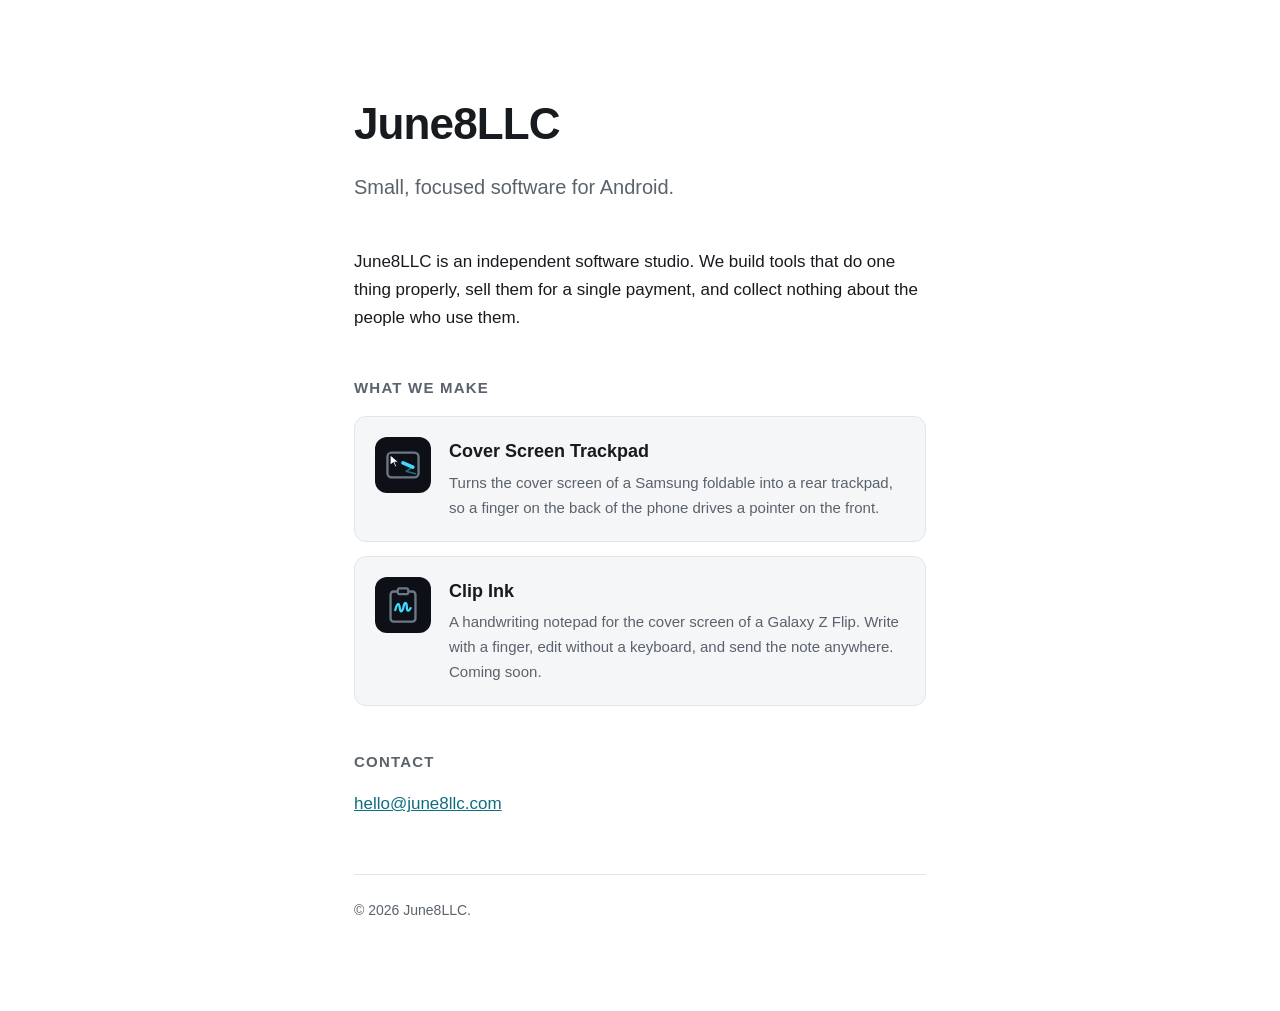
<file: index.html>
<!doctype html>
<html lang="en">
<head>
<meta charset="utf-8">
<meta name="viewport" content="width=device-width, initial-scale=1">
<title>June8LLC</title>
<meta name="description" content="June8LLC builds small, focused software for Android. Maker of Cover Screen Trackpad and Clip Ink.">
<!--
  Google Play developer-account domain verification. Google fetches june8llc.com
  and looks for this exact tag in the <head>, so it must stay in the head, must
  not be reformatted or wrapped, and its content must not be re-encoded.

  DO NOT DELETE once verification passes. Google re-checks periodically, and
  removing it un-verifies the domain on the developer account.
-->
<meta name="google-site-verification" content="2_zxN9JqHSa_S3zvv5O7b45VEQTyZ_9KxGuiekPcGeg" />
<link rel="icon" href="data:image/svg+xml,<svg xmlns='http://www.w3.org/2000/svg' viewBox='0 0 64 64'><rect width='64' height='64' rx='14' fill='%230D1117'/><text x='32' y='43' font-family='Helvetica,Arial,sans-serif' font-size='30' font-weight='700' fill='%233DDCFF' text-anchor='middle'>J8</text></svg>">
<style>
  /*
    Single page, so the styling lives here rather than in a file of its own.
    Palette is shared with covertrackpad.com — see brand-kit.md. The accent
    swaps by theme because #3DDCFF cannot carry white text (1.63:1); light mode
    uses the deepened teal instead.
  */
  :root {
    --surface: #FFFFFF; --raised: #F4F6F8; --ink: #171A1E; --muted: #5A626B;
    --line: #E2E6EA; --accent: #0E6E7E;
  }
  @media (prefers-color-scheme: dark) {
    :root {
      --surface: #0D1117; --raised: #14181E; --ink: #E6EAF0; --muted: #99A2AD;
      --line: #232932; --accent: #3DDCFF;
    }
  }
  * { box-sizing: border-box; }
  body {
    margin: 0; background: var(--surface); color: var(--ink);
    font: 17px/1.65 -apple-system, BlinkMacSystemFont, "Segoe UI", Roboto, Helvetica, Arial, sans-serif;
    -webkit-font-smoothing: antialiased;
  }
  .wrap { max-width: 620px; margin: 0 auto; padding: 88px 24px 72px; }
  a { color: var(--accent); }
  h1 { font-size: clamp(32px, 7vw, 44px); margin: 0 0 10px; letter-spacing: -0.02em; }
  .lede { font-size: 20px; color: var(--muted); margin: 0 0 44px; }
  h2 { font-size: 15px; text-transform: uppercase; letter-spacing: 0.08em;
       color: var(--muted); margin: 44px 0 16px; }
  p { margin: 0 0 16px; }

  .product {
    display: flex; gap: 18px; align-items: flex-start;
    background: var(--raised); border: 1px solid var(--line);
    border-radius: 12px; padding: 20px; text-decoration: none; color: inherit;
  }
  .product:hover { border-color: var(--accent); }
  .product svg { width: 56px; height: 56px; border-radius: 12px; flex: 0 0 auto; }
  .product h3 { margin: 0 0 4px; font-size: 18px; }
  .product p { margin: 0; color: var(--muted); font-size: 15px; }

  footer { margin-top: 56px; padding-top: 24px; border-top: 1px solid var(--line);
           color: var(--muted); font-size: 14px; }
  footer a { color: var(--muted); }
</style>
</head>
<body>
<div class="wrap">

  <h1>June8LLC</h1>
  <p class="lede">Small, focused software for Android.</p>

  <p>
    June8LLC is an independent software studio. We build tools that do one thing
    properly, sell them for a single payment, and collect nothing about the people
    who use them.
  </p>

  <h2>What we make</h2>

  <a class="product" href="https://covertrackpad.com">
    <svg viewBox="0 0 108 108" role="img" aria-label="Cover Screen Trackpad icon">
      <rect width="108" height="108" fill="#0D1117"/>
      <path d="M32,30 H76 A8,8 0 0 1 84,38 V70 A8,8 0 0 1 76,78 H32 A8,8 0 0 1 24,70 V38 A8,8 0 0 1 32,30 Z"
            fill="none" stroke="#6E7885" stroke-width="4.5"/>
      <path d="M78,71 L60,66 L73,58" fill="none" stroke="#3DDCFF" stroke-opacity="0.45"
            stroke-width="3" stroke-linecap="round" stroke-linejoin="round"/>
      <path d="M73,58 L54,50" fill="none" stroke="#3DDCFF" stroke-width="7" stroke-linecap="round"/>
      <path d="M29,34 L29,55 L35.3,50.1 L38.8,58.5 L42.3,57.1 L38.8,48.7 L46.5,48.7 Z"
            fill="#FFFFFF" stroke="#0D1117" stroke-width="2.2"/>
    </svg>
    <span>
      <h3>Cover Screen Trackpad</h3>
      <p>
        Turns the cover screen of a Samsung foldable into a rear trackpad, so a
        finger on the back of the phone drives a pointer on the front.
      </p>
    </span>
  </a>

  <a class="product" href="/clipink/" style="margin-top: 14px;">
    <svg viewBox="0 0 108 108" role="img" aria-label="Clip Ink icon">
      <rect width="108" height="108" fill="#0D1117"/>
      <path d="M36,28 H72 A6,6 0 0 1 78,34 V80 A6,6 0 0 1 72,86 H36 A6,6 0 0 1 30,80 V34 A6,6 0 0 1 36,28 Z" fill="none" stroke="#6E7885" stroke-width="4.5"/>
      <path d="M47,22 H61 A3,3 0 0 1 64,25 V30 A3,3 0 0 1 61,33 H47 A3,3 0 0 1 44,30 V25 A3,3 0 0 1 47,22 Z" fill="#0D1117" stroke="#6E7885" stroke-width="4"/>
      <g transform="translate(54 60) scale(0.62) translate(-54 -58)">
        <path d="M30,64 C36,40 42,40 44,58 C46,72 52,72 56,52 C60,36 66,40 66,56 C66,68 72,70 78,58" fill="none" stroke="#3DDCFF" stroke-width="7" stroke-linecap="round" stroke-linejoin="round"/>
      </g>
    </svg>
    <span>
      <h3>Clip Ink</h3>
      <p>
        A handwriting notepad for the cover screen of a Galaxy Z Flip. Write with a finger,
        edit without a keyboard, and send the note anywhere. Coming soon.
      </p>
    </span>
  </a>

  <h2>Contact</h2>
  <p>
    <a href="mailto:hello@june8llc.com">hello@june8llc.com</a>
  </p>

  <footer>
    <p>© 2026 June8LLC.</p>
  </footer>

</div>
</body>
</html>
</file>
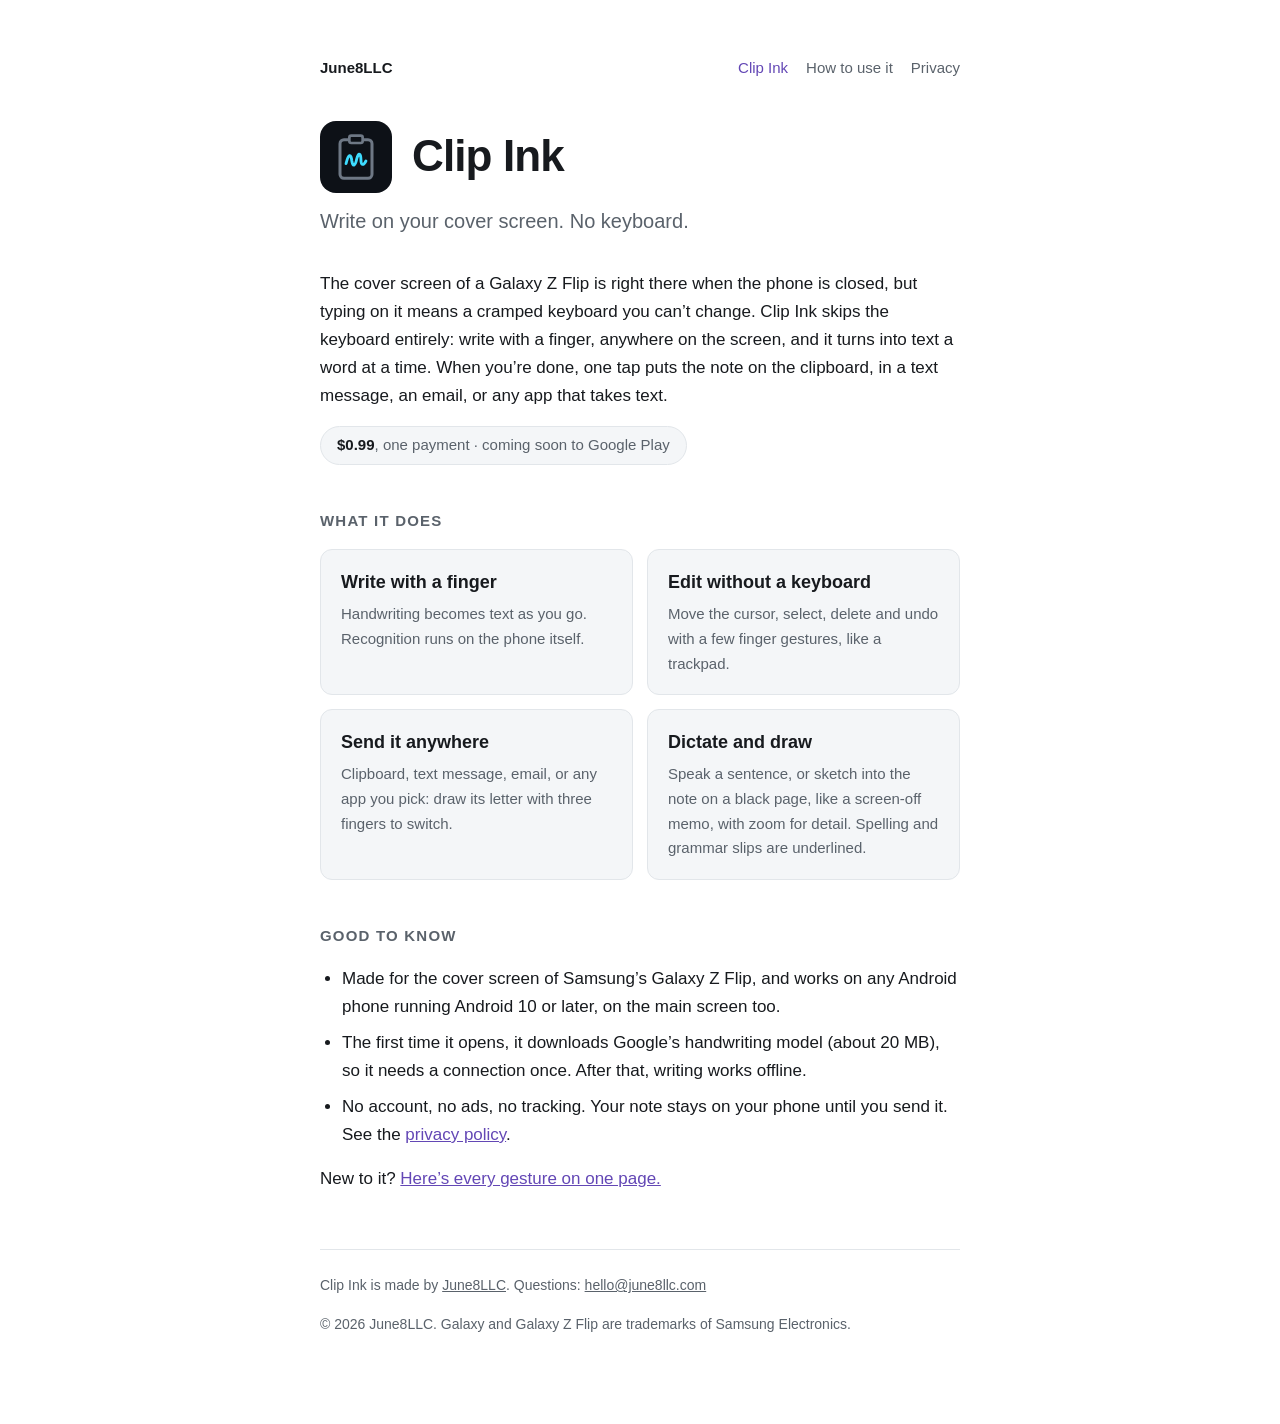
<file: clipink/index.html>
<!doctype html>
<html lang="en">
<head>
<meta charset="utf-8">
<meta name="viewport" content="width=device-width, initial-scale=1">
<title>Clip Ink — handwriting for your cover screen</title>
<meta name="description" content="Clip Ink is a handwriting notepad for the Galaxy Z Flip cover screen. Write with a finger, edit without a keyboard, and send the note to the clipboard, a text or any app.">
<link rel="icon" href="data:image/svg+xml,<svg xmlns='http://www.w3.org/2000/svg' viewBox='0 0 108 108'><rect width='108' height='108' rx='22' fill='%230D1117'/><path d='M36,28 H72 A6,6 0 0 1 78,34 V80 A6,6 0 0 1 72,86 H36 A6,6 0 0 1 30,80 V34 A6,6 0 0 1 36,28 Z' fill='none' stroke='%236E7885' stroke-width='4.5'/><path d='M47,22 H61 A3,3 0 0 1 64,25 V30 A3,3 0 0 1 61,33 H47 A3,3 0 0 1 44,30 V25 A3,3 0 0 1 47,22 Z' fill='%230D1117' stroke='%236E7885' stroke-width='4'/><g transform='translate(54 60) scale(0.62) translate(-54 -58)'><path d='M30,64 C36,40 42,40 44,58 C46,72 52,72 56,52 C60,36 66,40 66,56 C66,68 72,70 78,58' fill='none' stroke='%233DDCFF' stroke-width='7' stroke-linecap='round' stroke-linejoin='round'/></g></svg>">
<link rel="stylesheet" href="style.css">
</head>
<body>
<div class="wrap">

  <nav>
    <a class="home" href="/">June8LLC</a>
    <a href="./" aria-current="page">Clip Ink</a>
    <a href="help.html">How to use it</a>
    <a href="privacy.html">Privacy</a>
  </nav>

  <div class="hero">
    <svg viewBox="0 0 108 108" role="img" aria-label="Clip Ink icon">
      <rect width="108" height="108" fill="#0D1117"/>
      <path d="M36,28 H72 A6,6 0 0 1 78,34 V80 A6,6 0 0 1 72,86 H36 A6,6 0 0 1 30,80 V34 A6,6 0 0 1 36,28 Z" fill="none" stroke="#6E7885" stroke-width="4.5"/>
      <path d="M47,22 H61 A3,3 0 0 1 64,25 V30 A3,3 0 0 1 61,33 H47 A3,3 0 0 1 44,30 V25 A3,3 0 0 1 47,22 Z" fill="#0D1117" stroke="#6E7885" stroke-width="4"/>
      <g transform="translate(54 60) scale(0.62) translate(-54 -58)">
        <path d="M30,64 C36,40 42,40 44,58 C46,72 52,72 56,52 C60,36 66,40 66,56 C66,68 72,70 78,58" fill="none" stroke="#3DDCFF" stroke-width="7" stroke-linecap="round" stroke-linejoin="round"/>
      </g>
    </svg>
    <h1>Clip Ink</h1>
  </div>
  <p class="lede">Write on your cover screen. No keyboard.</p>

  <p>
    The cover screen of a Galaxy Z Flip is right there when the phone is closed, but typing on
    it means a cramped keyboard you can&rsquo;t change. Clip Ink skips the keyboard entirely: write
    with a finger, anywhere on the screen, and it turns into text a word at a time. When you&rsquo;re
    done, one tap puts the note on the clipboard, in a text message, an email, or any app that
    takes text.
  </p>

  <p><span class="price"><strong>$0.99</strong>, one payment &middot; coming soon to Google Play</span></p>

  <h2>What it does</h2>
  <div class="features">
    <div class="feature">
      <h3>Write with a finger</h3>
      <p>Handwriting becomes text as you go. Recognition runs on the phone itself.</p>
    </div>
    <div class="feature">
      <h3>Edit without a keyboard</h3>
      <p>Move the cursor, select, delete and undo with a few finger gestures, like a trackpad.</p>
    </div>
    <div class="feature">
      <h3>Send it anywhere</h3>
      <p>Clipboard, text message, email, or any app you pick: draw its letter with three fingers to switch.</p>
    </div>
    <div class="feature">
      <h3>Dictate and draw</h3>
      <p>Speak a sentence, or sketch into the note on a black page, like a screen-off memo, with zoom for detail. Spelling and grammar slips are underlined.</p>
    </div>
  </div>

  <h2>Good to know</h2>
  <ul>
    <li>Made for the cover screen of Samsung&rsquo;s Galaxy Z Flip, and works on any Android
        phone running Android 10 or later, on the main screen too.</li>
    <li>The first time it opens, it downloads Google&rsquo;s handwriting model (about 20&nbsp;MB),
        so it needs a connection once. After that, writing works offline.</li>
    <li>No account, no ads, no tracking. Your note stays on your phone until you send it.
        See the <a href="privacy.html">privacy policy</a>.</li>
  </ul>

  <p>New to it? <a href="help.html">Here&rsquo;s every gesture on one page.</a></p>

  <footer>
    <p>Clip Ink is made by <a href="/">June8LLC</a>. Questions: <a href="mailto:hello@june8llc.com">hello@june8llc.com</a></p>
    <p>© 2026 June8LLC. Galaxy and Galaxy Z Flip are trademarks of Samsung Electronics.</p>
  </footer>

</div>
</body>
</html>
</file>
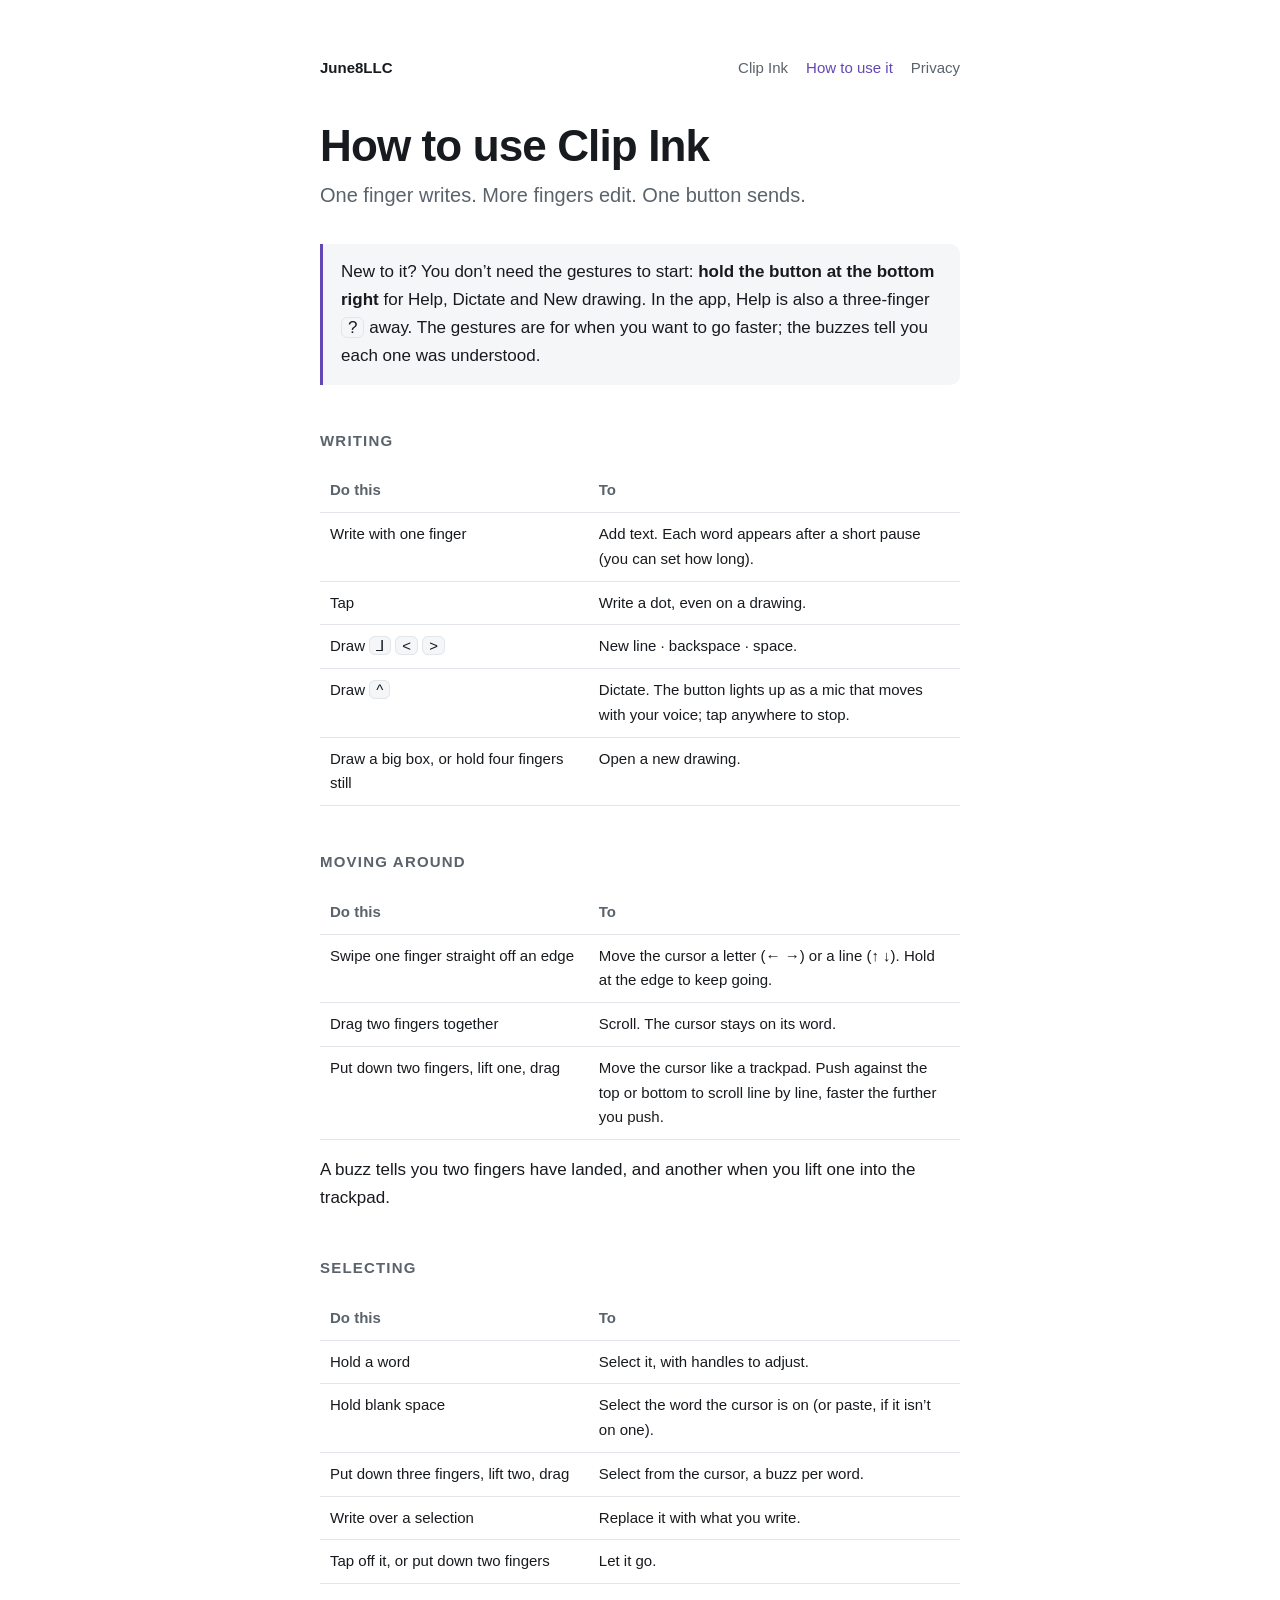
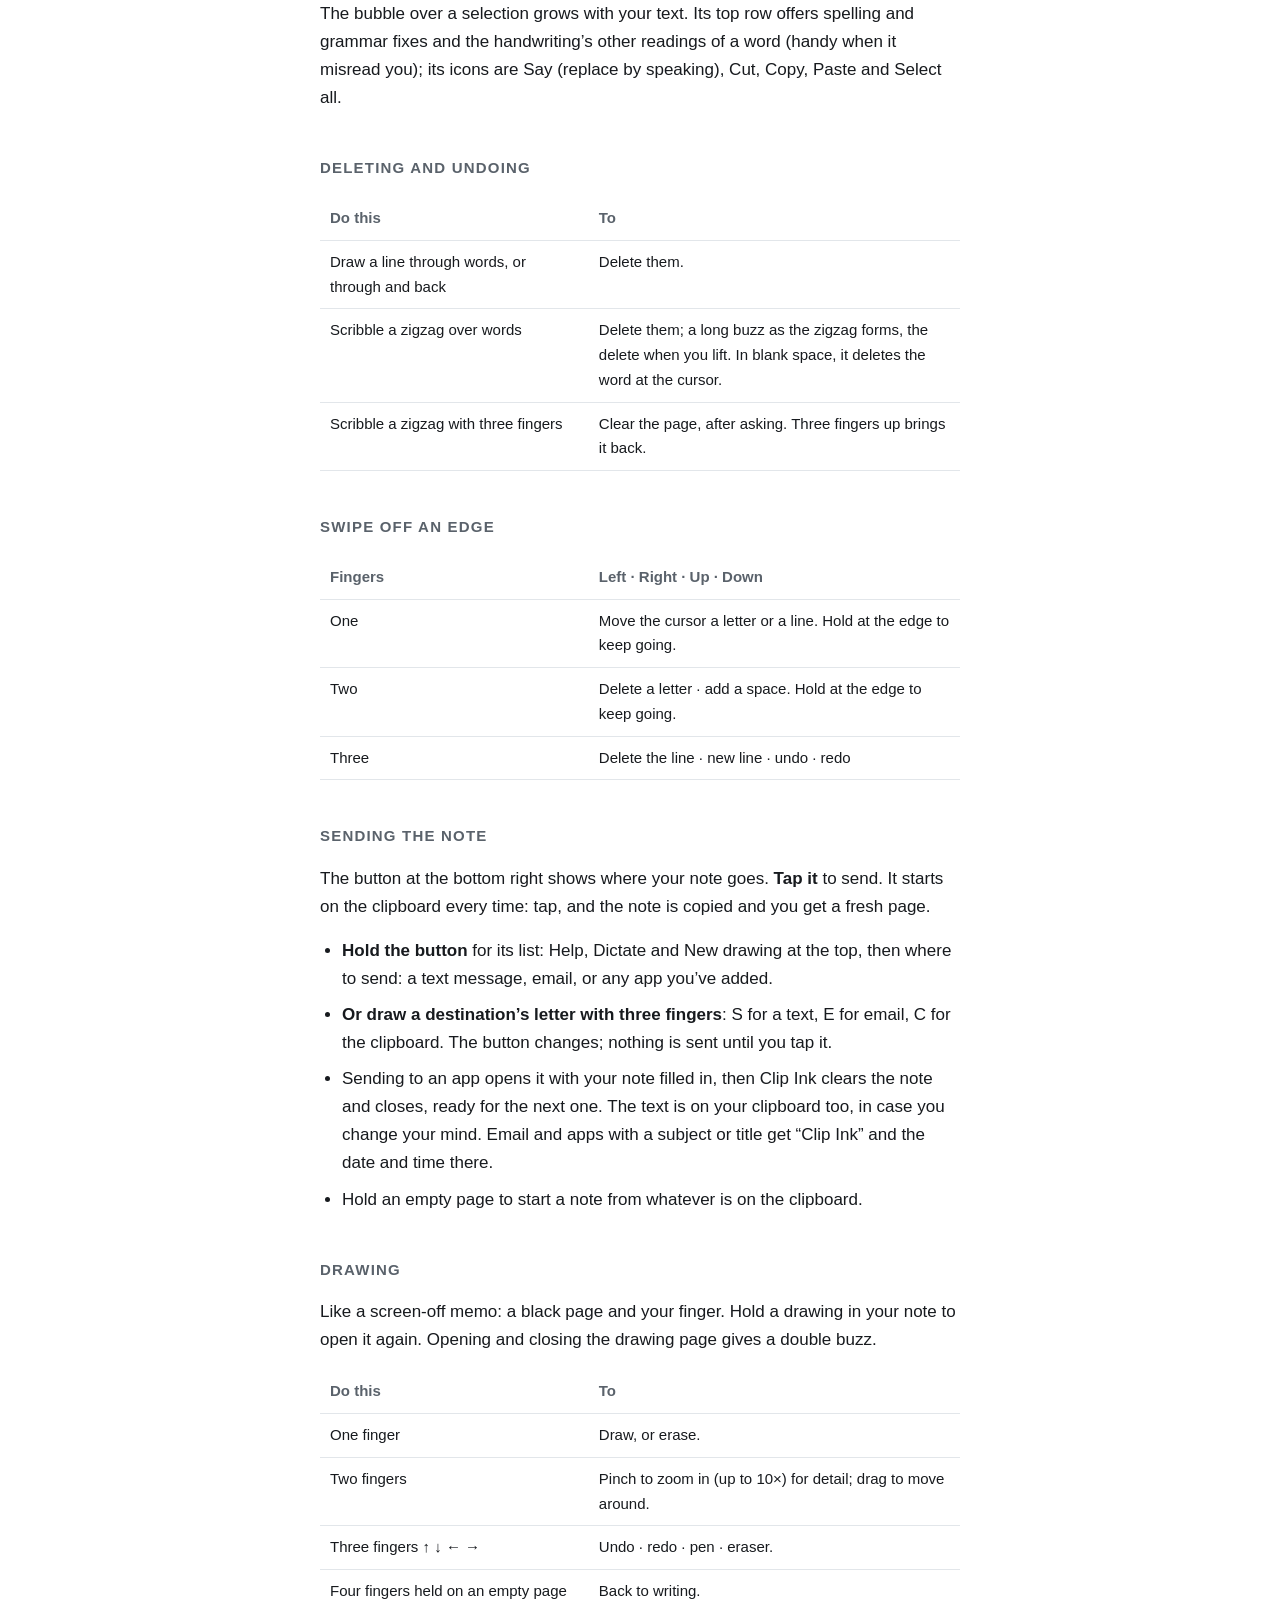
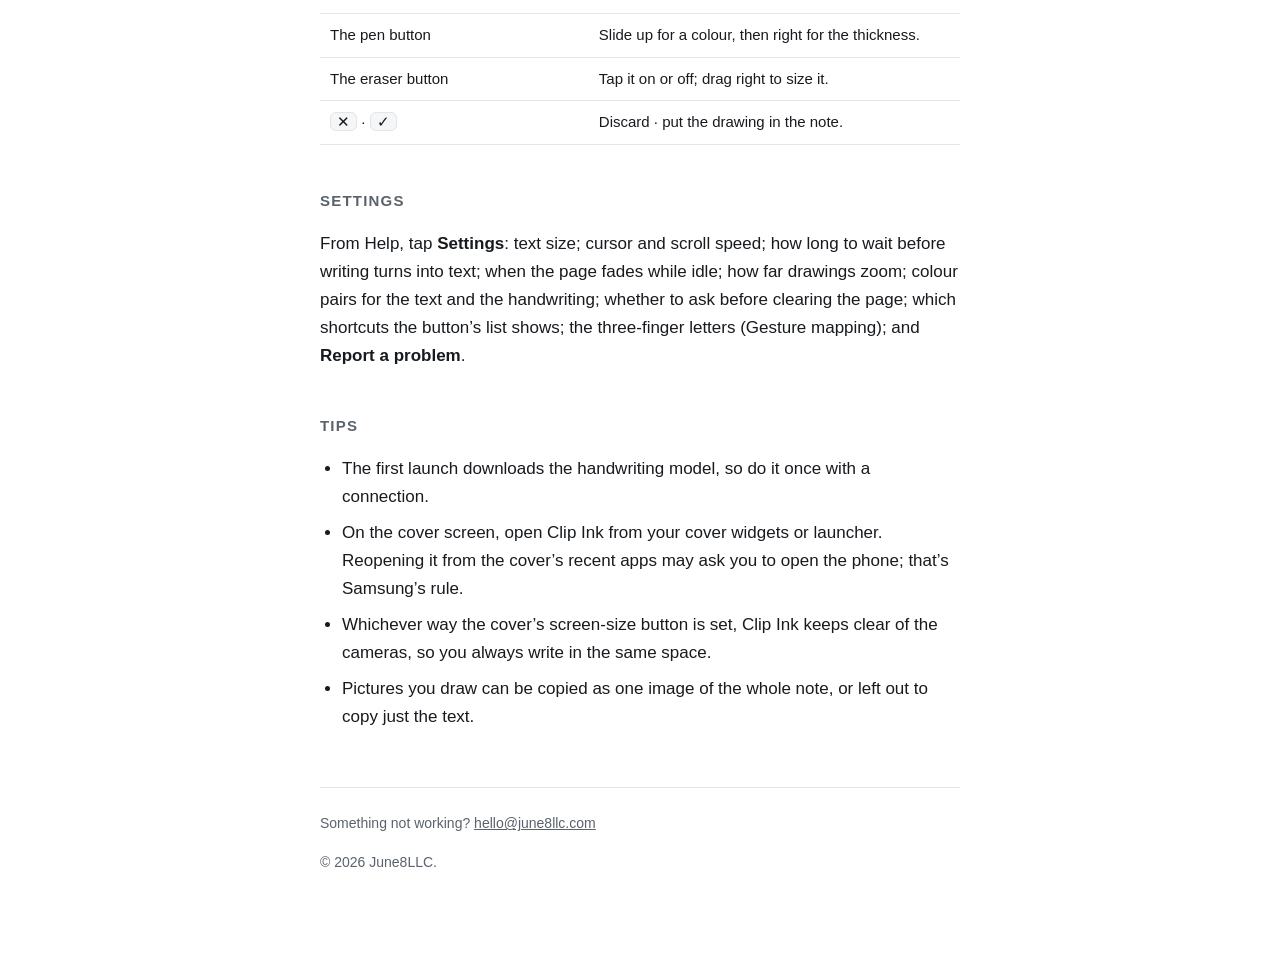
<file: clipink/help.html>
<!doctype html>
<html lang="en">
<head>
<meta charset="utf-8">
<meta name="viewport" content="width=device-width, initial-scale=1">
<title>How to use Clip Ink</title>
<meta name="description" content="Every Clip Ink gesture on one page: writing, moving the cursor, selecting, deleting, sending and drawing, without a keyboard.">
<link rel="icon" href="data:image/svg+xml,<svg xmlns='http://www.w3.org/2000/svg' viewBox='0 0 108 108'><rect width='108' height='108' rx='22' fill='%230D1117'/><path d='M36,28 H72 A6,6 0 0 1 78,34 V80 A6,6 0 0 1 72,86 H36 A6,6 0 0 1 30,80 V34 A6,6 0 0 1 36,28 Z' fill='none' stroke='%236E7885' stroke-width='4.5'/><path d='M47,22 H61 A3,3 0 0 1 64,25 V30 A3,3 0 0 1 61,33 H47 A3,3 0 0 1 44,30 V25 A3,3 0 0 1 47,22 Z' fill='%230D1117' stroke='%236E7885' stroke-width='4'/><g transform='translate(54 60) scale(0.62) translate(-54 -58)'><path d='M30,64 C36,40 42,40 44,58 C46,72 52,72 56,52 C60,36 66,40 66,56 C66,68 72,70 78,58' fill='none' stroke='%233DDCFF' stroke-width='7' stroke-linecap='round' stroke-linejoin='round'/></g></svg>">
<link rel="stylesheet" href="style.css">
</head>
<body>
<div class="wrap">

  <nav>
    <a class="home" href="/">June8LLC</a>
    <a href="./">Clip Ink</a>
    <a href="help.html" aria-current="page">How to use it</a>
    <a href="privacy.html">Privacy</a>
  </nav>

  <h1>How to use Clip Ink</h1>
  <p class="lede">One finger writes. More fingers edit. One button sends.</p>

  <p class="note">
    New to it? You don&rsquo;t need the gestures to start: <strong>hold the button at the bottom
    right</strong> for Help, Dictate and New drawing. In the app, Help is also a three-finger
    <kbd>?</kbd> away. The gestures are for when you want to go faster; the buzzes tell you
    each one was understood.
  </p>

  <h2>Writing</h2>
  <table>
    <tr><th>Do this</th><th>To</th></tr>
    <tr><td>Write with one finger</td><td>Add text. Each word appears after a short pause (you can set how long).</td></tr>
    <tr><td>Tap</td><td>Write a dot, even on a drawing.</td></tr>
    <tr><td>Draw <kbd>⅃</kbd> <kbd>&lt;</kbd> <kbd>&gt;</kbd></td><td>New line &middot; backspace &middot; space.</td></tr>
    <tr><td>Draw <kbd>^</kbd></td><td>Dictate. The button lights up as a mic that moves with your voice; tap anywhere to stop.</td></tr>
    <tr><td>Draw a big box, or hold four fingers still</td><td>Open a new drawing.</td></tr>
  </table>

  <h2>Moving around</h2>
  <table>
    <tr><th>Do this</th><th>To</th></tr>
    <tr><td>Swipe one finger straight off an edge</td><td>Move the cursor a letter (&larr; &rarr;) or a line (&uarr; &darr;). Hold at the edge to keep going.</td></tr>
    <tr><td>Drag two fingers together</td><td>Scroll. The cursor stays on its word.</td></tr>
    <tr><td>Put down two fingers, lift one, drag</td><td>Move the cursor like a trackpad. Push against the top or bottom to scroll line by line, faster the further you push.</td></tr>
  </table>
  <p>A buzz tells you two fingers have landed, and another when you lift one into the trackpad.</p>

  <h2>Selecting</h2>
  <table>
    <tr><th>Do this</th><th>To</th></tr>
    <tr><td>Hold a word</td><td>Select it, with handles to adjust.</td></tr>
    <tr><td>Hold blank space</td><td>Select the word the cursor is on (or paste, if it isn&rsquo;t on one).</td></tr>
    <tr><td>Put down three fingers, lift two, drag</td><td>Select from the cursor, a buzz per word.</td></tr>
    <tr><td>Write over a selection</td><td>Replace it with what you write.</td></tr>
    <tr><td>Tap off it, or put down two fingers</td><td>Let it go.</td></tr>
  </table>
  <p>
    The bubble over a selection grows with your text. Its top row offers spelling and grammar
    fixes and the handwriting&rsquo;s other readings of a word (handy when it misread you); its
    icons are Say (replace by speaking), Cut, Copy, Paste and Select all.
  </p>

  <h2>Deleting and undoing</h2>
  <table>
    <tr><th>Do this</th><th>To</th></tr>
    <tr><td>Draw a line through words, or through and back</td><td>Delete them.</td></tr>
    <tr><td>Scribble a zigzag over words</td><td>Delete them; a long buzz as the zigzag forms, the delete when you lift. In blank space, it deletes the word at the cursor.</td></tr>
    <tr><td>Scribble a zigzag with three fingers</td><td>Clear the page, after asking. Three fingers up brings it back.</td></tr>
  </table>

  <h2>Swipe off an edge</h2>
  <table>
    <tr><th>Fingers</th><th>Left &middot; Right &middot; Up &middot; Down</th></tr>
    <tr><td>One</td><td>Move the cursor a letter or a line. Hold at the edge to keep going.</td></tr>
    <tr><td>Two</td><td>Delete a letter &middot; add a space. Hold at the edge to keep going.</td></tr>
    <tr><td>Three</td><td>Delete the line &middot; new line &middot; undo &middot; redo</td></tr>
  </table>

  <h2>Sending the note</h2>
  <p>
    The button at the bottom right shows where your note goes. <strong>Tap it</strong> to send.
    It starts on the clipboard every time: tap, and the note is copied and you get a fresh page.
  </p>
  <ul>
    <li><strong>Hold the button</strong> for its list: Help, Dictate and New drawing at the top,
        then where to send: a text message, email, or any app you&rsquo;ve added.</li>
    <li><strong>Or draw a destination&rsquo;s letter with three fingers</strong>: S for a text,
        E for email, C for the clipboard. The button changes; nothing is sent until you tap it.</li>
    <li>Sending to an app opens it with your note filled in, then Clip Ink clears the note and
        closes, ready for the next one. The text is on your clipboard too, in case you change
        your mind. Email and apps with a subject or title get &ldquo;Clip Ink&rdquo; and the date
        and time there.</li>
    <li>Hold an empty page to start a note from whatever is on the clipboard.</li>
  </ul>

  <h2>Drawing</h2>
  <p>
    Like a screen-off memo: a black page and your finger. Hold a drawing in your note to open it
    again. Opening and closing the drawing page gives a double buzz.
  </p>
  <table>
    <tr><th>Do this</th><th>To</th></tr>
    <tr><td>One finger</td><td>Draw, or erase.</td></tr>
    <tr><td>Two fingers</td><td>Pinch to zoom in (up to 10&times;) for detail; drag to move around.</td></tr>
    <tr><td>Three fingers &uarr; &darr; &larr; &rarr;</td><td>Undo &middot; redo &middot; pen &middot; eraser.</td></tr>
    <tr><td>Four fingers held on an empty page</td><td>Back to writing.</td></tr>
    <tr><td>The pen button</td><td>Slide up for a colour, then right for the thickness.</td></tr>
    <tr><td>The eraser button</td><td>Tap it on or off; drag right to size it.</td></tr>
    <tr><td><kbd>✕</kbd> &middot; <kbd>✓</kbd></td><td>Discard &middot; put the drawing in the note.</td></tr>
  </table>

  <h2>Settings</h2>
  <p>
    From Help, tap <strong>Settings</strong>: text size; cursor and scroll speed; how long to wait
    before writing turns into text; when the page fades while idle; how far drawings zoom;
    colour pairs for the text and the handwriting; whether to ask before clearing the page; which
    shortcuts the button&rsquo;s list shows; the three-finger letters (Gesture mapping); and
    <strong>Report a problem</strong>.
  </p>

  <h2>Tips</h2>
  <ul>
    <li>The first launch downloads the handwriting model, so do it once with a connection.</li>
    <li>On the cover screen, open Clip Ink from your cover widgets or launcher. Reopening it from
        the cover&rsquo;s recent apps may ask you to open the phone; that&rsquo;s Samsung&rsquo;s rule.</li>
    <li>Whichever way the cover&rsquo;s screen-size button is set, Clip Ink keeps clear of the
        cameras, so you always write in the same space.</li>
    <li>Pictures you draw can be copied as one image of the whole note, or left out to copy just
        the text.</li>
  </ul>

  <footer>
    <p>Something not working? <a href="mailto:hello@june8llc.com">hello@june8llc.com</a></p>
    <p>© 2026 June8LLC.</p>
  </footer>

</div>
</body>
</html>
</file>
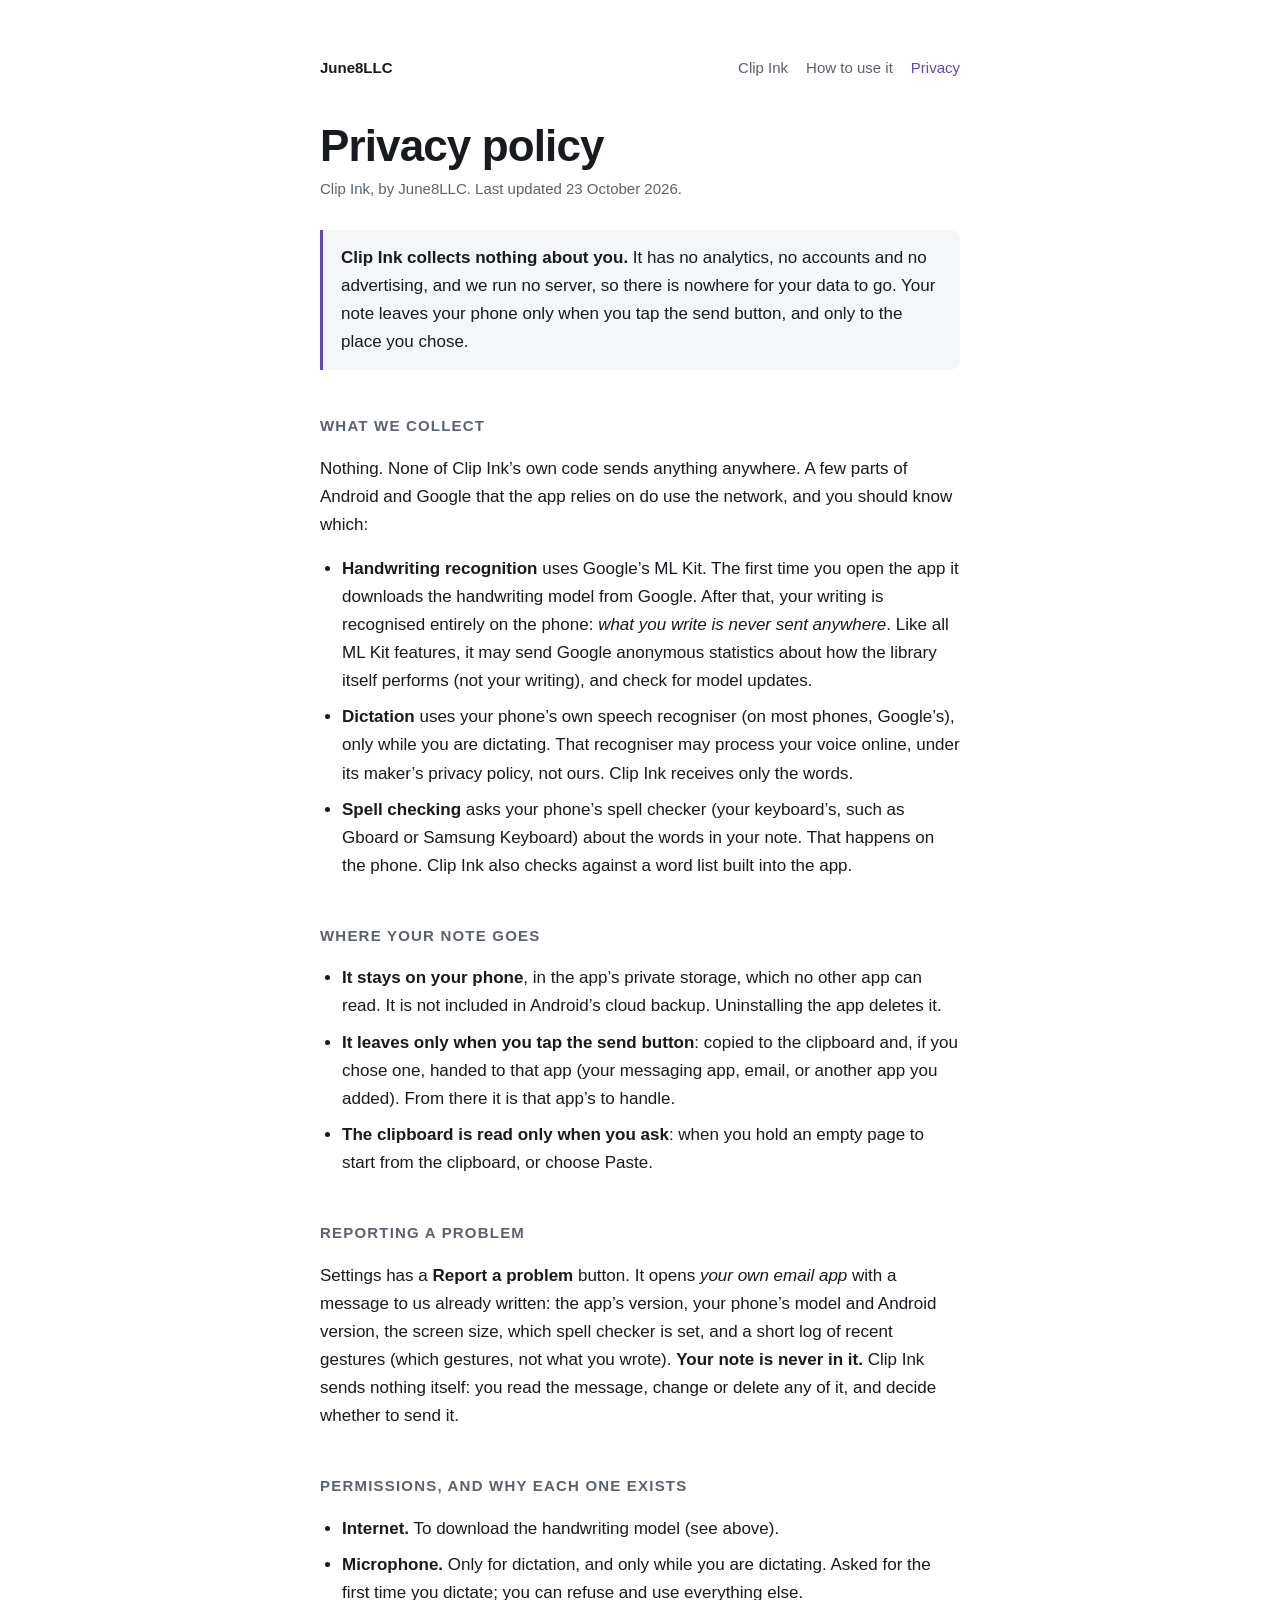
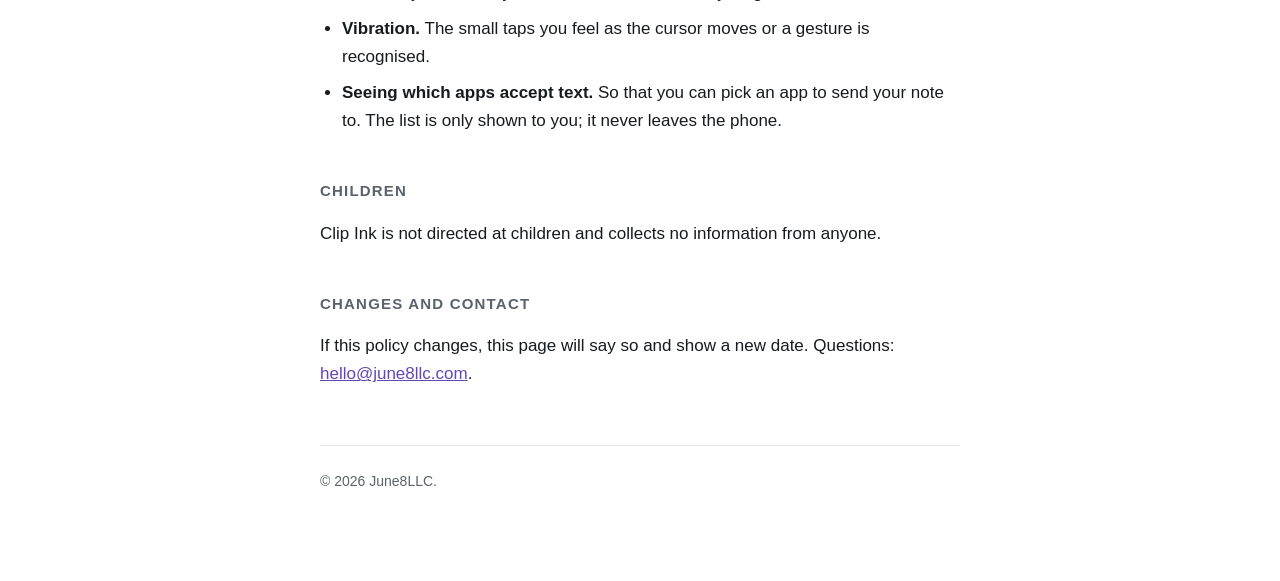
<file: clipink/privacy.html>
<!doctype html>
<html lang="en">
<head>
<meta charset="utf-8">
<meta name="viewport" content="width=device-width, initial-scale=1">
<title>Privacy policy — Clip Ink</title>
<meta name="description" content="Clip Ink collects nothing about you. No analytics, no accounts, no advertising, no server. Your note leaves your phone only when you send it.">
<link rel="icon" href="data:image/svg+xml,<svg xmlns='http://www.w3.org/2000/svg' viewBox='0 0 108 108'><rect width='108' height='108' rx='22' fill='%230D1117'/><path d='M36,28 H72 A6,6 0 0 1 78,34 V80 A6,6 0 0 1 72,86 H36 A6,6 0 0 1 30,80 V34 A6,6 0 0 1 36,28 Z' fill='none' stroke='%236E7885' stroke-width='4.5'/><path d='M47,22 H61 A3,3 0 0 1 64,25 V30 A3,3 0 0 1 61,33 H47 A3,3 0 0 1 44,30 V25 A3,3 0 0 1 47,22 Z' fill='%230D1117' stroke='%236E7885' stroke-width='4'/><g transform='translate(54 60) scale(0.62) translate(-54 -58)'><path d='M30,64 C36,40 42,40 44,58 C46,72 52,72 56,52 C60,36 66,40 66,56 C66,68 72,70 78,58' fill='none' stroke='%233DDCFF' stroke-width='7' stroke-linecap='round' stroke-linejoin='round'/></g></svg>">
<link rel="stylesheet" href="style.css">
</head>
<body>
<div class="wrap">

  <nav>
    <a class="home" href="/">June8LLC</a>
    <a href="./">Clip Ink</a>
    <a href="help.html">How to use it</a>
    <a href="privacy.html" aria-current="page">Privacy</a>
  </nav>

  <h1>Privacy policy</h1>
  <p class="updated">Clip Ink, by June8LLC. Last updated 23 October 2026.</p>

  <p class="note">
    <strong>Clip Ink collects nothing about you.</strong> It has no analytics, no accounts and no
    advertising, and we run no server, so there is nowhere for your data to go. Your note leaves
    your phone only when you tap the send button, and only to the place you chose.
  </p>

  <h2>What we collect</h2>
  <p>
    Nothing. None of Clip Ink&rsquo;s own code sends anything anywhere. A few parts of Android and
    Google that the app relies on do use the network, and you should know which:
  </p>
  <ul>
    <li>
      <strong>Handwriting recognition</strong> uses Google&rsquo;s ML Kit. The first time you open
      the app it downloads the handwriting model from Google. After that, your writing is
      recognised entirely on the phone: <em>what you write is never sent anywhere</em>. Like all
      ML Kit features, it may send Google anonymous statistics about how the library itself
      performs (not your writing), and check for model updates.
    </li>
    <li>
      <strong>Dictation</strong> uses your phone&rsquo;s own speech recogniser (on most phones,
      Google&rsquo;s), only while you are dictating. That recogniser may process your voice
      online, under its maker&rsquo;s privacy policy, not ours. Clip Ink receives only the words.
    </li>
    <li>
      <strong>Spell checking</strong> asks your phone&rsquo;s spell checker (your keyboard&rsquo;s,
      such as Gboard or Samsung Keyboard) about the words in your note. That happens on the
      phone. Clip Ink also checks against a word list built into the app.
    </li>
  </ul>

  <h2>Where your note goes</h2>
  <ul>
    <li>
      <strong>It stays on your phone</strong>, in the app&rsquo;s private storage, which no other
      app can read. It is not included in Android&rsquo;s cloud backup. Uninstalling the app
      deletes it.
    </li>
    <li>
      <strong>It leaves only when you tap the send button</strong>: copied to the clipboard and,
      if you chose one, handed to that app (your messaging app, email, or another app you added).
      From there it is that app&rsquo;s to handle.
    </li>
    <li>
      <strong>The clipboard is read only when you ask</strong>: when you hold an empty page to
      start from the clipboard, or choose Paste.
    </li>
  </ul>

  <h2>Reporting a problem</h2>
  <p>
    Settings has a <strong>Report a problem</strong> button. It opens <em>your own email app</em>
    with a message to us already written: the app&rsquo;s version, your phone&rsquo;s model and
    Android version, the screen size, which spell checker is set, and a short log of recent
    gestures (which gestures, not what you wrote). <strong>Your note is never in it.</strong>
    Clip Ink sends nothing itself: you read the message, change or delete any of it, and decide
    whether to send it.
  </p>

  <h2>Permissions, and why each one exists</h2>
  <ul>
    <li><strong>Internet.</strong> To download the handwriting model (see above).</li>
    <li><strong>Microphone.</strong> Only for dictation, and only while you are dictating. Asked
        for the first time you dictate; you can refuse and use everything else.</li>
    <li><strong>Vibration.</strong> The small taps you feel as the cursor moves or a gesture is
        recognised.</li>
    <li><strong>Seeing which apps accept text.</strong> So that you can pick an app to send your
        note to. The list is only shown to you; it never leaves the phone.</li>
  </ul>

  <h2>Children</h2>
  <p>Clip Ink is not directed at children and collects no information from anyone.</p>

  <h2>Changes and contact</h2>
  <p>
    If this policy changes, this page will say so and show a new date. Questions:
    <a href="mailto:hello@june8llc.com">hello@june8llc.com</a>.
  </p>

  <footer>
    <p>© 2026 June8LLC.</p>
  </footer>

</div>
</body>
</html>
</file>
<file: clipink/style.css>
/*
  Clip Ink's pages on june8llc.com. Same palette and type as the June8LLC home page and
  covertrackpad.com; the accent is Clip Ink's own purple (the app's ink and caret colour),
  deepened in light mode so it can carry text.
*/
:root {
  --surface: #FFFFFF; --raised: #F4F6F8; --ink: #171A1E; --muted: #5A626B;
  --line: #E2E6EA; --accent: #6347B5;
}
@media (prefers-color-scheme: dark) {
  :root {
    --surface: #0D1117; --raised: #14181E; --ink: #E6EAF0; --muted: #99A2AD;
    --line: #232932; --accent: #D0BCFF;
  }
}
* { box-sizing: border-box; }
body {
  margin: 0; background: var(--surface); color: var(--ink);
  font: 17px/1.65 -apple-system, BlinkMacSystemFont, "Segoe UI", Roboto, Helvetica, Arial, sans-serif;
  -webkit-font-smoothing: antialiased;
}
.wrap { max-width: 680px; margin: 0 auto; padding: 56px 20px 72px; }
a { color: var(--accent); }
nav { display: flex; gap: 18px; flex-wrap: wrap; font-size: 15px; margin-bottom: 40px; }
nav a { color: var(--muted); text-decoration: none; }
nav a:hover, nav a[aria-current] { color: var(--accent); }
nav .home { margin-right: auto; color: var(--ink); font-weight: 600; }

.hero { display: flex; gap: 20px; align-items: center; margin-bottom: 12px; }
.hero svg { width: 72px; height: 72px; border-radius: 16px; flex: 0 0 auto; }
h1 { font-size: clamp(32px, 7vw, 44px); margin: 0; letter-spacing: -0.02em; line-height: 1.15; }
.lede { font-size: 20px; color: var(--muted); margin: 8px 0 32px; }
h2 { font-size: 15px; text-transform: uppercase; letter-spacing: 0.08em;
     color: var(--muted); margin: 44px 0 16px; }
h3 { font-size: 18px; margin: 0 0 4px; }
p { margin: 0 0 16px; }
ul { padding-left: 22px; margin: 0 0 16px; }
li { margin: 0 0 8px; }
.updated { color: var(--muted); font-size: 15px; margin: 6px 0 28px; }

.price {
  display: inline-block; background: var(--raised); border: 1px solid var(--line);
  border-radius: 999px; padding: 6px 16px; font-size: 15px; color: var(--muted);
}
.price strong { color: var(--ink); }

.features { display: grid; gap: 14px; grid-template-columns: repeat(auto-fit, minmax(260px, 1fr)); }
.feature {
  background: var(--raised); border: 1px solid var(--line); border-radius: 12px; padding: 18px 20px;
}
.feature p { margin: 0; color: var(--muted); font-size: 15px; }

table { width: 100%; border-collapse: collapse; margin: 0 0 16px; font-size: 15px; }
th, td { text-align: left; vertical-align: top; padding: 9px 10px; border-bottom: 1px solid var(--line); }
th { color: var(--muted); font-weight: 600; }
td:first-child { width: 42%; }
kbd {
  font: inherit; background: var(--raised); border: 1px solid var(--line);
  border-radius: 6px; padding: 0 6px;
}

.note {
  background: var(--raised); border-left: 3px solid var(--accent);
  border-radius: 0 10px 10px 0; padding: 14px 18px;
}

footer { margin-top: 56px; padding-top: 24px; border-top: 1px solid var(--line);
         color: var(--muted); font-size: 14px; }
footer a { color: var(--muted); }
</file>
